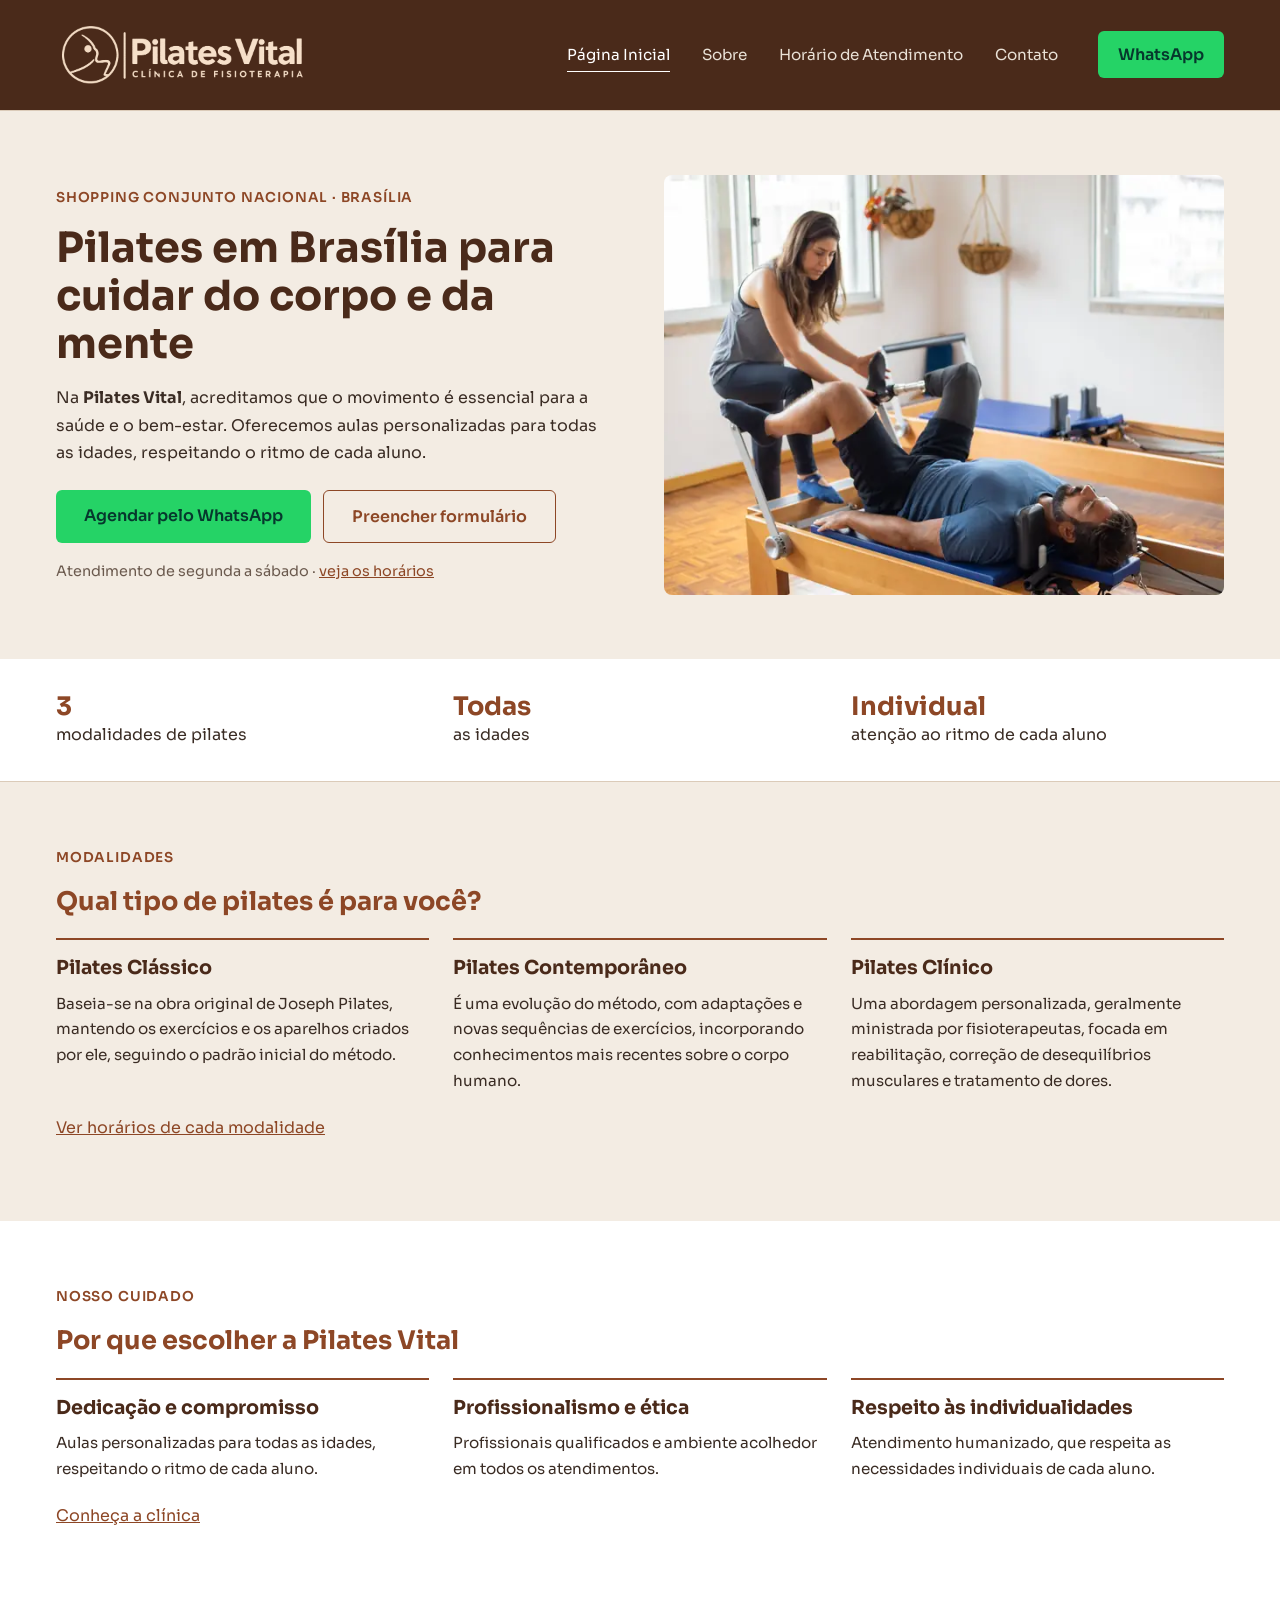
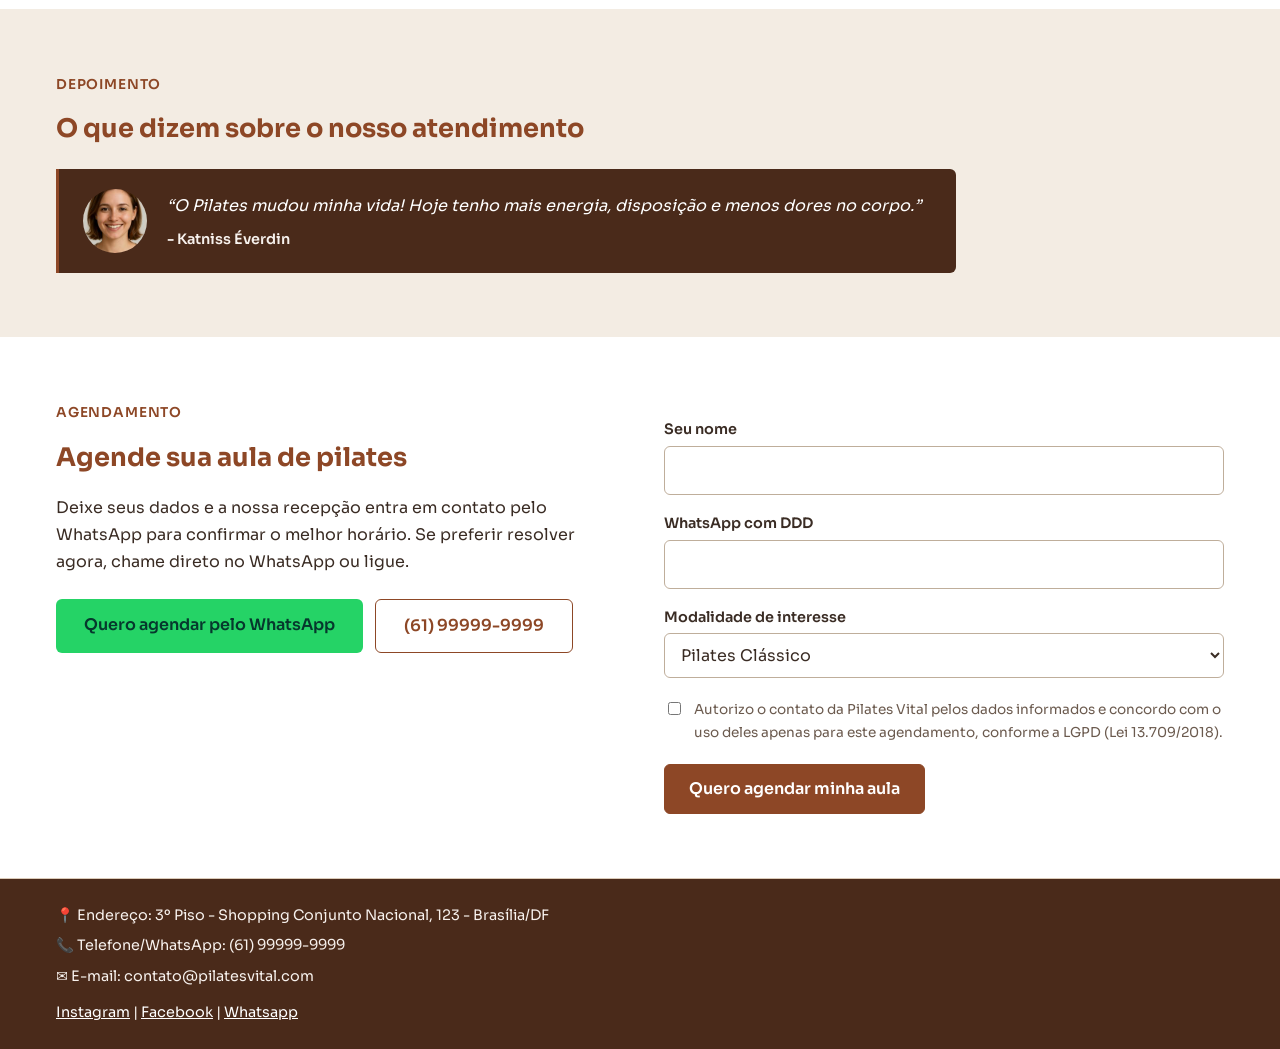
<file: index.html>
<!DOCTYPE html>
<html lang="pt-br">
<head>
    <meta charset="UTF-8">
    <meta http-equiv="X-UA-Compatible" content="IE=edge">
    <meta name="viewport" content="width=device-width, initial-scale=1.0">
    <title>Pilates Vital - Página Principal</title>
    <meta name="description" content="Pilates Vital: aulas de pilates personalizadas para todas as idades, com profissionais qualificados em Brasília/DF.">
    <meta name="theme-color" content="#4a2a1a">
    <meta property="og:type" content="website">
    <meta property="og:locale" content="pt_BR">
    <meta property="og:site_name" content="Pilates Vital">
    <meta property="og:title" content="Pilates Vital - Página Principal">
    <meta property="og:description" content="Pilates Vital: aulas de pilates personalizadas para todas as idades, com profissionais qualificados em Brasília/DF.">
    <meta property="og:url" content="https://ianisaque.github.io/clinica-fisioterapia-html/">
    <meta property="og:image" content="https://ianisaque.github.io/clinica-fisioterapia-html/img/og-preview.png">
    <meta name="twitter:card" content="summary_large_image">
    <link rel="icon" type="image/png" href="img/favicon.png">
    <link rel="preload" href="fonts/sora-latin-wght-normal.woff2" as="font" type="font/woff2" crossorigin>
    <link rel="stylesheet" href="css/base.css">
    <script src="js/menu.js" defer></script>
    <script src="js/formularios.js" defer></script>
</head>
<body class="tem-cta-fixo">
    <div class="wrapper">
        <main class="main">
            <header class="header">
                <img src="img/logo_vital.png" alt="Logo da clínica Pilates Vital" width="750" height="209">
                <nav class="menu" id="menu" aria-label="Menu principal">
                    <button type="button" class="menu-close" aria-label="Fechar menu">&times;</button>
                    <ul>
                        <li><a href="index.html" aria-current="page">Página Inicial</a></li>
                        <li><a href="sobre.html">Sobre</a></li>
                        <li><a href="horario.html">Horário de Atendimento</a></li>
                        <li><a href="contato.html">Contato</a></li>
        
                    </ul>
                </nav>

                <a class="botao botao-header botao-whatsapp" href="https://wa.me/5561999999999?text=Ol%C3%A1!%20Gostaria%20de%20agendar%20uma%20aula." target="_blank" rel="noopener">WhatsApp</a>
                <button type="button" class="menu-toggle" aria-controls="menu" aria-expanded="false" aria-label="Abrir menu">
                    <span></span><span></span><span></span>
                </button>
            </header>
    
            <section class="content secao hero">
                <div class="hero-texto">
                    <p class="eyebrow">Shopping Conjunto Nacional · Brasília</p>
                    <h1>Pilates em Brasília para cuidar do corpo e da mente</h1>
                    <p>Na <strong>Pilates Vital</strong>, acreditamos que o movimento é essencial para a saúde e o bem-estar. Oferecemos aulas personalizadas para todas as idades, respeitando o ritmo de cada aluno.</p>
                    <div class="botoes">
                        <a class="botao botao-whatsapp" href="https://wa.me/5561999999999?text=Ol%C3%A1!%20Gostaria%20de%20agendar%20uma%20aula." target="_blank" rel="noopener">Agendar pelo WhatsApp</a>
                        <a class="botao botao-contorno" href="#agendar">Preencher formulário</a>
                    </div>
                    <p class="info-linha">Atendimento de segunda a sábado · <a href="horario.html">veja os horários</a></p>
                </div>
                <figure class="hero-foto">
                    <picture>
                        <source type="image/webp" sizes="(max-width: 900px) 100vw, 50vw"
                            srcset="img/clinica-640.webp 640w, img/clinica-900.webp 900w, img/clinica-1200.webp 1200w">
                        <img src="img/clinica.jpg" srcset="img/clinica-640.jpg 640w, img/clinica.jpg 1200w"
                            sizes="(max-width: 900px) 100vw, 50vw" width="1200" height="900" fetchpriority="high"
                            alt="Instrutora ajustando a posição da perna de um aluno deitado em um aparelho de pilates, em uma sala clara com janelas amplas e piso de madeira">
                    </picture>
                </figure>
            </section>

            <section class="content secao destaques-faixa" aria-label="Destaques">
                <div class="destaques">
                    <p><strong>3</strong> modalidades de pilates</p>
                    <p><strong>Todas</strong> as idades</p>
                    <p><strong>Individual</strong> atenção ao ritmo de cada aluno</p>
                </div>
            </section>

            <section class="content secao secao-clara" aria-labelledby="modalidades-titulo">
                <p class="eyebrow">Modalidades</p>
                <h2 id="modalidades-titulo">Qual tipo de pilates é para você?</h2>
                <div class="modalidades-lista">
                    <article>
                        <h3>Pilates Clássico</h3>
                        <p>Baseia-se na obra original de Joseph Pilates, mantendo os exercícios e os aparelhos criados por ele, seguindo o padrão inicial do método.</p>
                    </article>
                    <article>
                        <h3>Pilates Contemporâneo</h3>
                        <p>É uma evolução do método, com adaptações e novas sequências de exercícios, incorporando conhecimentos mais recentes sobre o corpo humano.</p>
                    </article>
                    <article>
                        <h3>Pilates Clínico</h3>
                        <p>Uma abordagem personalizada, geralmente ministrada por fisioterapeutas, focada em reabilitação, correção de desequilíbrios musculares e tratamento de dores.</p>
                    </article>
                </div>
                <p><a href="horario.html">Ver horários de cada modalidade</a></p>
            </section>

            <section class="content secao" aria-labelledby="porque-titulo">
                <p class="eyebrow">Nosso cuidado</p>
                <h2 id="porque-titulo">Por que escolher a Pilates Vital</h2>
                <div class="modalidades-lista">
                    <article>
                        <h3>Dedicação e compromisso</h3>
                        <p>Aulas personalizadas para todas as idades, respeitando o ritmo de cada aluno.</p>
                    </article>
                    <article>
                        <h3>Profissionalismo e ética</h3>
                        <p>Profissionais qualificados e ambiente acolhedor em todos os atendimentos.</p>
                    </article>
                    <article>
                        <h3>Respeito às individualidades</h3>
                        <p>Atendimento humanizado, que respeita as necessidades individuais de cada aluno.</p>
                    </article>
                </div>
                <p><a href="sobre.html">Conheça a clínica</a></p>
            </section>

            <section class="content secao secao-clara" aria-labelledby="depoimento-titulo">
                <p class="eyebrow">Depoimento</p>
                <h2 id="depoimento-titulo">O que dizem sobre o nosso atendimento</h2>
                <div class="depoimento">
                    <img class="avatar" src="img/avatar.jpg" width="80" height="80" loading="lazy" decoding="async" alt="Foto de Katniss Everdin">
                    <p>“O Pilates mudou minha vida! Hoje tenho mais energia, disposição e menos dores no corpo.”
                        <span>- Katniss Éverdin</span></p>
                </div>
            </section>

            <section class="content secao" id="agendar" aria-labelledby="agendar-titulo">
                <div class="contato">
                    <div>
                        <p class="eyebrow">Agendamento</p>
                        <h2 id="agendar-titulo">Agende sua aula de pilates</h2>
                        <p>Deixe seus dados e a nossa recepção entra em contato pelo WhatsApp para confirmar o melhor horário. Se preferir resolver agora, chame direto no WhatsApp ou ligue.</p>
                        <div class="botoes">
                            <a class="botao botao-whatsapp" href="https://wa.me/5561999999999?text=Ol%C3%A1!%20Gostaria%20de%20agendar%20uma%20aula." target="_blank" rel="noopener">Quero agendar pelo WhatsApp</a>
                            <a class="botao botao-contorno" href="tel:+5561999999999">(61) 99999-9999</a>
                        </div>
                    </div>
                    <div class="formulario">
                        <form class="form-simulado" data-mensagem="Solicitação enviada! Entraremos em contato em breve pelo WhatsApp." autocomplete="on">
                            <label for="ag-nome">Seu nome</label>
                            <input type="text" id="ag-nome" name="nome" autocomplete="name" required>

                            <label for="ag-whatsapp">WhatsApp com DDD</label>
                            <input type="tel" id="ag-whatsapp" name="whatsapp" autocomplete="tel" inputmode="tel" required>

                            <label for="ag-interesse">Modalidade de interesse</label>
                            <select id="ag-interesse" name="interesse">
                                <option>Pilates Clássico</option>
                                <option>Pilates Contemporâneo</option>
                                <option>Pilates Clínico</option>
                                <option>Ainda não sei dizer</option>
                            </select>

                            <label class="consentimento">
                                <input type="checkbox" name="consentimento" required>
                                <span>Autorizo o contato da Pilates Vital pelos dados informados e concordo com o uso deles apenas para este agendamento, conforme a LGPD (Lei 13.709/2018).</span>
                            </label>

                            <button type="submit">Quero agendar minha aula</button>
                            <p class="status" role="status" hidden></p>
                        </form>
                    </div>
                </div>
            </section>
    
            <footer class="footer">
                  <p>📍 Endereço: 3º Piso - Shopping Conjunto Nacional, 123 - Brasília/DF</p>
                    <p>📞 Telefone/WhatsApp: (61) 99999-9999</p>
                    <p>✉️ E-mail: contato@pilatesvital.com</p>
                    <p>
                        <a href="#" target="_blank">Instagram</a> | 
                        <a href="#" target="_blank">Facebook</a> | 
                        <a href="https://wa.me/5561999999999?text=Ol%C3%A1!%20Gostaria%20de%20agendar%20uma%20aula." target="_blank" rel="noopener">Whatsapp</a>
                    </p>
            </footer>
    <a class="botao cta-fixo botao-whatsapp" href="https://wa.me/5561999999999?text=Ol%C3%A1!%20Gostaria%20de%20agendar%20uma%20aula." target="_blank" rel="noopener">Agendar pelo WhatsApp</a>
        </main>
    </div>
</body>
</html>
</file>
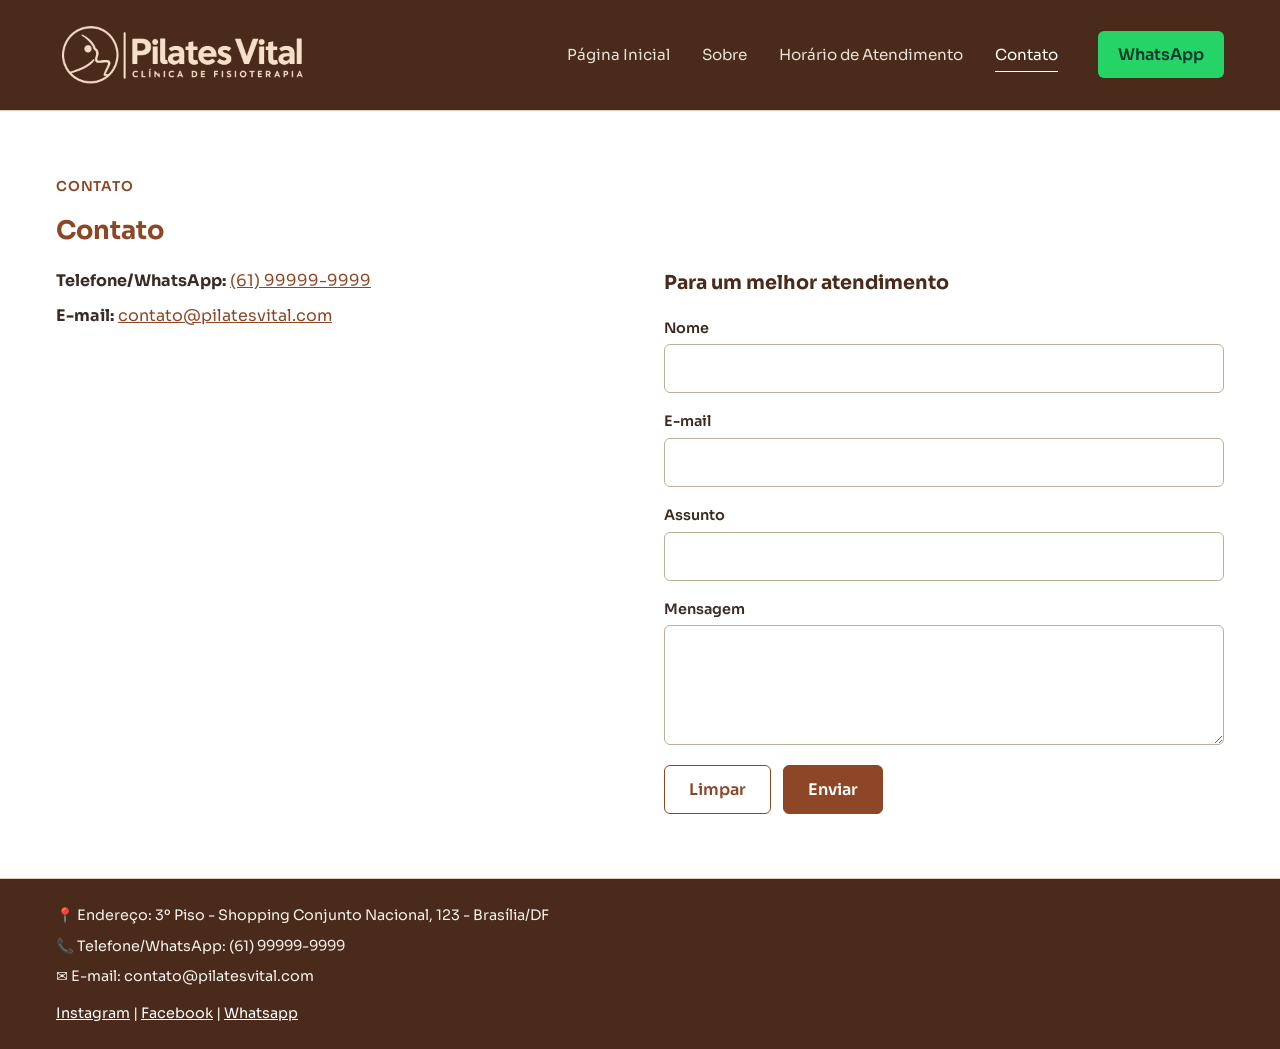
<file: contato.html>
<!DOCTYPE html>
<html lang="pt-br">
<head>
    <meta charset="UTF-8">
    <meta http-equiv="X-UA-Compatible" content="IE=edge">
    <meta name="viewport" content="width=device-width, initial-scale=1.0">
    <title>Pilates Vital - Contato</title>
    <meta name="description" content="Fale com a Pilates Vital: endereço em Brasília/DF, telefone, e-mail e formulário de contato.">
    <meta name="theme-color" content="#4a2a1a">
    <meta property="og:type" content="website">
    <meta property="og:locale" content="pt_BR">
    <meta property="og:site_name" content="Pilates Vital">
    <meta property="og:title" content="Pilates Vital - Contato">
    <meta property="og:description" content="Fale com a Pilates Vital: endereço em Brasília/DF, telefone, e-mail e formulário de contato.">
    <meta property="og:url" content="https://ianisaque.github.io/clinica-fisioterapia-html/contato.html">
    <meta property="og:image" content="https://ianisaque.github.io/clinica-fisioterapia-html/img/og-preview.png">
    <meta name="twitter:card" content="summary_large_image">
    <link rel="icon" type="image/png" href="img/favicon.png">
    <link rel="preload" href="fonts/sora-latin-wght-normal.woff2" as="font" type="font/woff2" crossorigin>
    <link rel="stylesheet" href="css/base.css">
    <script src="js/menu.js" defer></script>
    <script src="js/formularios.js" defer></script>
</head>
<body class="tem-cta-fixo">
    <div class="wrapper">
        <main class="main">
            <header class="header">
                <h1 class="sr-only">Pilates Vital</h1>
                <img src="img/logo_vital.png" alt="Logo da clínica Pilates Vital" width="750" height="209">
                <nav class="menu" id="menu" aria-label="Menu principal">
                    <button type="button" class="menu-close" aria-label="Fechar menu">&times;</button>
                    <ul>
                        <li><a href="index.html">Página Inicial</a></li>
                        <li><a href="sobre.html">Sobre</a></li>
                        <li><a href="horario.html">Horário de Atendimento</a></li>
                        <li><a href="contato.html" aria-current="page">Contato</a></li>
        
                    </ul>
                </nav>

                <a class="botao botao-header botao-whatsapp" href="https://wa.me/5561999999999?text=Ol%C3%A1!%20Gostaria%20de%20agendar%20uma%20aula." target="_blank" rel="noopener">WhatsApp</a>
                <button type="button" class="menu-toggle" aria-controls="menu" aria-expanded="false" aria-label="Abrir menu">
                    <span></span><span></span><span></span>
                </button>
            </header>
            <section class="content secao" aria-labelledby="contato-titulo">
                <p class="eyebrow">Contato</p>
                <h2 id="contato-titulo">Contato</h2>
                <div class="contato">
                    <div class="contato-info">
                        <ul class="contatos">
                            <li><strong>Telefone/WhatsApp:</strong> <a href="tel:+5561999999999">(61) 99999-9999</a></li>
                            <li><strong>E-mail:</strong> <a href="mailto:contato@pilatesvital.com">contato@pilatesvital.com</a></li>
                        </ul>

                        <iframe src="https://www.google.com/maps/embed?pb=!1m18!1m12!1m3!1d3839.2403477981293!2d-47.885752923950214!3d-15.791275822880257!2m3!1f0!2f0!3f0!3m2!1i1024!2i768!4f13.1!3m3!1m2!1s0x935a3b3c2a6e99f3%3A0x82609d19eae687e1!2sShopping%20Conjunto%20Nacional!5e0!3m2!1spt-BR!2sbr!4v1756404194653!5m2!1spt-BR!2sbr"
                            title="Mapa: Shopping Conjunto Nacional, Brasília" allowfullscreen="" loading="lazy" referrerpolicy="no-referrer-when-downgrade"></iframe>
                    </div>

                    <div class="formulario">
                        <h3>Para um melhor atendimento</h3>
                        <form id="form-contato" class="form-simulado" name="contato" autocomplete="on">
                            <label for="nome">Nome</label>
                            <input type="text" id="nome" name="name" autocomplete="name" required>

                            <label for="email">E-mail</label>
                            <input type="email" id="email" name="e-mail" autocomplete="email" required>

                            <label for="assunto">Assunto</label>
                            <input type="text" id="assunto" name="subject">

                            <label for="mensagem">Mensagem</label>
                            <textarea id="mensagem" name="mensagem" required></textarea>

                            <button type="reset">Limpar</button>
                            <button type="submit">Enviar</button>

                            <p id="status" class="status" role="status" hidden></p>
                        </form>
                    </div>
                </div>
            </section>
    
            <footer class="footer">
                  <p>📍 Endereço: 3º Piso - Shopping Conjunto Nacional, 123 - Brasília/DF</p>
                    <p>📞 Telefone/WhatsApp: (61) 99999-9999</p>
                    <p>✉️ E-mail: contato@pilatesvital.com</p>
                    <p>
                        <a href="#" target="_blank">Instagram</a> | 
                        <a href="#" target="_blank">Facebook</a> | 
                        <a href="https://wa.me/5561999999999?text=Ol%C3%A1!%20Gostaria%20de%20agendar%20uma%20aula." target="_blank" rel="noopener">Whatsapp</a>
                    </p>
                </footer>
    <a class="botao cta-fixo botao-whatsapp" href="https://wa.me/5561999999999?text=Ol%C3%A1!%20Gostaria%20de%20agendar%20uma%20aula." target="_blank" rel="noopener">Agendar pelo WhatsApp</a>
        </main>
    </div>
</body>
</html>
</file>
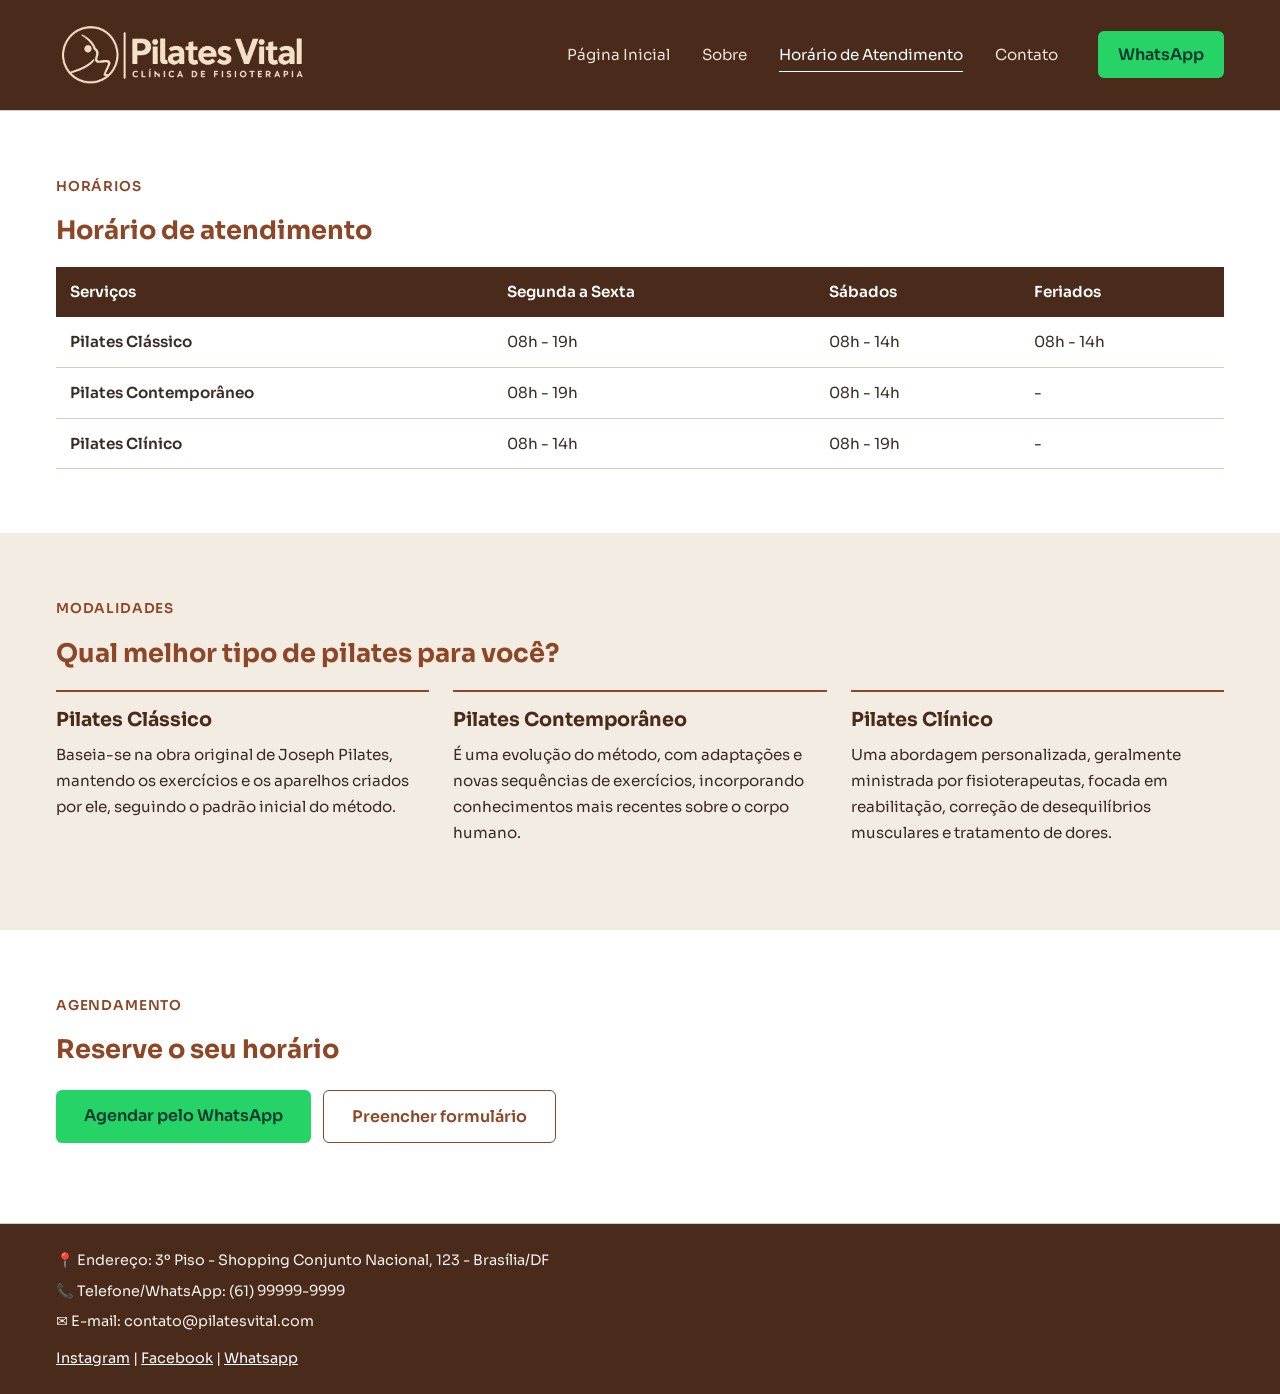
<file: horario.html>
<!DOCTYPE html>
<html lang="pt-br">
<head>
    <meta charset="UTF-8">
    <meta http-equiv="X-UA-Compatible" content="IE=edge">
    <meta name="viewport" content="width=device-width, initial-scale=1.0">
    <title>Pilates Vital - Horário de atendimento</title>
    <meta name="description" content="Horários de atendimento da Pilates Vital e diferenças entre os pilates clássico, contemporâneo e clínico.">
    <meta name="theme-color" content="#4a2a1a">
    <meta property="og:type" content="website">
    <meta property="og:locale" content="pt_BR">
    <meta property="og:site_name" content="Pilates Vital">
    <meta property="og:title" content="Pilates Vital - Horário de atendimento">
    <meta property="og:description" content="Horários de atendimento da Pilates Vital e diferenças entre os pilates clássico, contemporâneo e clínico.">
    <meta property="og:url" content="https://ianisaque.github.io/clinica-fisioterapia-html/horario.html">
    <meta property="og:image" content="https://ianisaque.github.io/clinica-fisioterapia-html/img/og-preview.png">
    <meta name="twitter:card" content="summary_large_image">
    <link rel="icon" type="image/png" href="img/favicon.png">
    <link rel="preload" href="fonts/sora-latin-wght-normal.woff2" as="font" type="font/woff2" crossorigin>
    <link rel="stylesheet" href="css/base.css">
    <script src="js/menu.js" defer></script>
</head>
<body class="tem-cta-fixo">
    <div class="wrapper">
        <main class="main">
            <header class="header">
                <h1 class="sr-only">Pilates Vital</h1>
                <img src="img/logo_vital.png" alt="Logo da clínica Pilates Vital" width="750" height="209">
                <nav class="menu" id="menu" aria-label="Menu principal">
                    <button type="button" class="menu-close" aria-label="Fechar menu">&times;</button>
                    <ul>
                        <li><a href="index.html">Página Inicial</a></li>
                        <li><a href="sobre.html">Sobre</a></li>
                        <li><a href="horario.html" aria-current="page">Horário de Atendimento</a></li>
                        <li><a href="contato.html">Contato</a></li>
        
                    </ul>
                </nav>

                <a class="botao botao-header botao-whatsapp" href="https://wa.me/5561999999999?text=Ol%C3%A1!%20Gostaria%20de%20agendar%20uma%20aula." target="_blank" rel="noopener">WhatsApp</a>
                <button type="button" class="menu-toggle" aria-controls="menu" aria-expanded="false" aria-label="Abrir menu">
                    <span></span><span></span><span></span>
                </button>
            </header>
            <section class="content secao" aria-labelledby="horario-titulo">
                <p class="eyebrow">Horários</p>
                <h2 id="horario-titulo">Horário de atendimento</h2>
                <table>
                    <caption class="sr-only">Horários de atendimento dos profissionais da Pilates Vital, por serviço</caption>
                    <thead>
                        <tr>
                            <th scope="col">Serviços</th>
                            <th scope="col">Segunda a Sexta</th>
                            <th scope="col">Sábados</th>
                            <th scope="col">Feriados</th>
                        </tr>
                    </thead>
                    <tbody>
                        <tr>
                            <th scope="row">Pilates Clássico</th>
                            <td>08h - 19h</td>
                            <td>08h - 14h</td>
                            <td>08h - 14h</td>
                        </tr>
                        <tr>
                            <th scope="row">Pilates Contemporâneo</th>
                            <td>08h - 19h</td>
                            <td>08h - 14h</td>
                            <td><span aria-hidden="true">-</span><span class="sr-only">Sem atendimento</span></td>
                        </tr>
                        <tr>
                            <th scope="row">Pilates Clínico</th>
                            <td>08h - 14h</td>
                            <td>08h - 19h</td>
                            <td><span aria-hidden="true">-</span><span class="sr-only">Sem atendimento</span></td>
                        </tr>
                    </tbody>
                </table>
            </section>

            <section class="content secao secao-clara" aria-labelledby="modalidades-titulo">
                <p class="eyebrow">Modalidades</p>
                <h2 id="modalidades-titulo">Qual melhor tipo de pilates para você?</h2>
                <div class="modalidades-lista">
                        <article>
                            <h3>Pilates Clássico</h3>
                            <p>Baseia-se na obra original de Joseph Pilates, mantendo os exercícios e os aparelhos criados por ele, seguindo o padrão inicial do método.</p>
                        </article>
                        <article>
                            <h3>Pilates Contemporâneo</h3>
                            <p>É uma evolução do método, com adaptações e novas sequências de exercícios, incorporando conhecimentos mais recentes sobre o corpo humano.</p>
                        </article>
                        <article>
                            <h3>Pilates Clínico</h3>
                            <p>Uma abordagem personalizada, geralmente ministrada por fisioterapeutas, focada em reabilitação, correção de desequilíbrios musculares e tratamento de dores.</p>
                        </article>
                    </div>
            </section>
            <section class="content secao" aria-labelledby="cta-titulo">
                <p class="eyebrow">Agendamento</p>
                <h2 id="cta-titulo">Reserve o seu horário</h2>
                <div class="botoes">
                    <a class="botao botao-whatsapp" href="https://wa.me/5561999999999?text=Ol%C3%A1!%20Gostaria%20de%20agendar%20uma%20aula." target="_blank" rel="noopener">Agendar pelo WhatsApp</a>
                    <a class="botao botao-contorno" href="index.html#agendar">Preencher formulário</a>
                </div>
            </section>
    
            <footer class="footer">
                  <p>📍 Endereço: 3º Piso - Shopping Conjunto Nacional, 123 - Brasília/DF</p>
                    <p>📞 Telefone/WhatsApp: (61) 99999-9999</p>
                    <p>✉️ E-mail: contato@pilatesvital.com</p>
                    <p>
                        <a href="#" target="_blank">Instagram</a> | 
                        <a href="#" target="_blank">Facebook</a> | 
                        <a href="https://wa.me/5561999999999?text=Ol%C3%A1!%20Gostaria%20de%20agendar%20uma%20aula." target="_blank" rel="noopener">Whatsapp</a>
                    </p>
                </footer>
    <a class="botao cta-fixo botao-whatsapp" href="https://wa.me/5561999999999?text=Ol%C3%A1!%20Gostaria%20de%20agendar%20uma%20aula." target="_blank" rel="noopener">Agendar pelo WhatsApp</a>
        </main>
    </div>
</body>
</html>
</file>
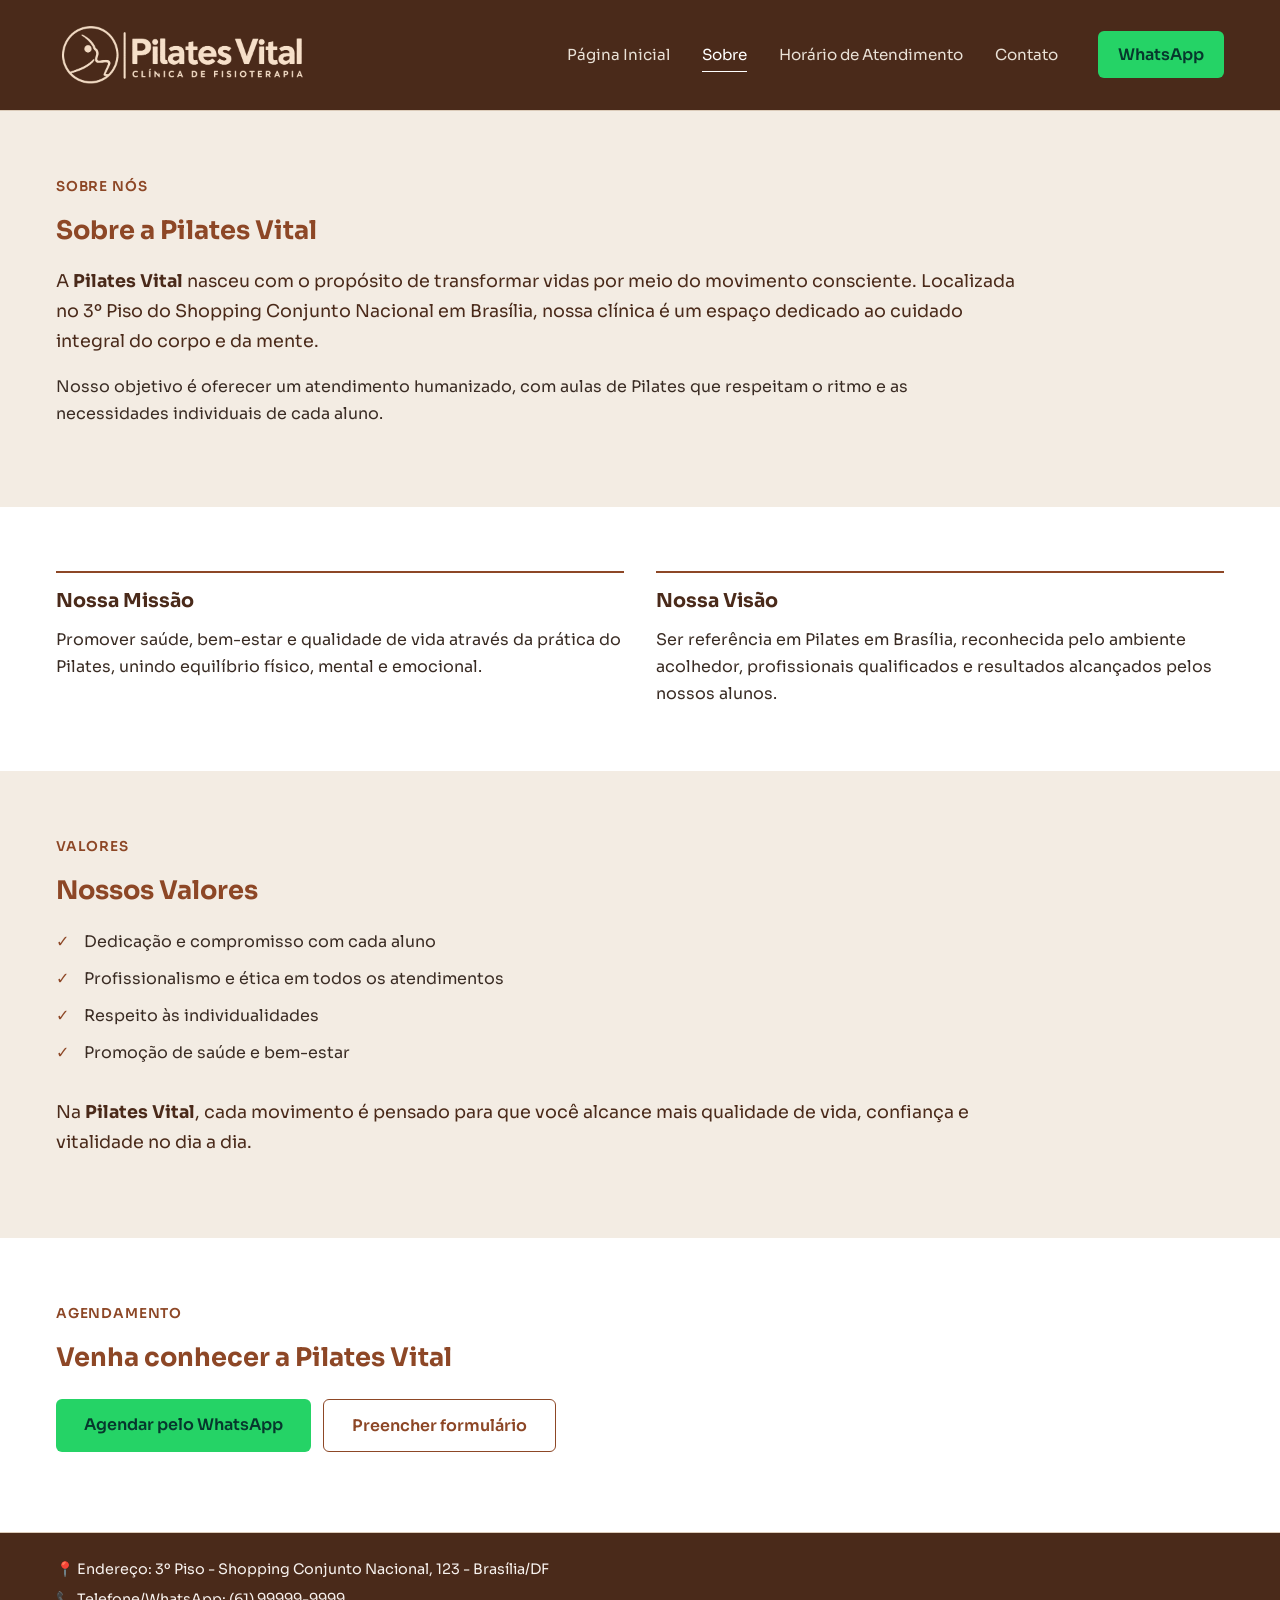
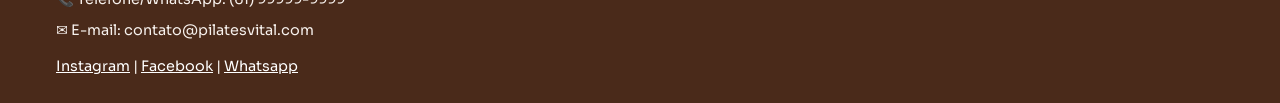
<file: sobre.html>
<!DOCTYPE html>
<html lang="pt-br">
<head>
    <meta charset="UTF-8">
    <meta http-equiv="X-UA-Compatible" content="IE=edge">
    <meta name="viewport" content="width=device-width, initial-scale=1.0">
    <title>Pilates Vital - Sobre a Clínica</title>
    <meta name="description" content="Conheça a clínica Pilates Vital, seus valores e os tipos de pilates oferecidos.">
    <meta name="theme-color" content="#4a2a1a">
    <meta property="og:type" content="website">
    <meta property="og:locale" content="pt_BR">
    <meta property="og:site_name" content="Pilates Vital">
    <meta property="og:title" content="Pilates Vital - Sobre a Clínica">
    <meta property="og:description" content="Conheça a clínica Pilates Vital, seus valores e os tipos de pilates oferecidos.">
    <meta property="og:url" content="https://ianisaque.github.io/clinica-fisioterapia-html/sobre.html">
    <meta property="og:image" content="https://ianisaque.github.io/clinica-fisioterapia-html/img/og-preview.png">
    <meta name="twitter:card" content="summary_large_image">
    <link rel="icon" type="image/png" href="img/favicon.png">
    <link rel="preload" href="fonts/sora-latin-wght-normal.woff2" as="font" type="font/woff2" crossorigin>
    <link rel="stylesheet" href="css/base.css">
    <script src="js/menu.js" defer></script>
</head>
<body class="tem-cta-fixo">
    <div class="wrapper">
        <main class="main">
            <header class="header">
                <h1 class="sr-only">Pilates Vital</h1>
                <img src="img/logo_vital.png" alt="Logo da clínica Pilates Vital" width="750" height="209">
                <nav class="menu" id="menu" aria-label="Menu principal">
                    <button type="button" class="menu-close" aria-label="Fechar menu">&times;</button>
                    <ul>
                        <li><a href="index.html">Página Inicial</a></li>
                        <li><a href="sobre.html" aria-current="page">Sobre</a></li>
                        <li><a href="horario.html">Horário de Atendimento</a></li>
                        <li><a href="contato.html">Contato</a></li>
        
                    </ul>
                </nav>

                <a class="botao botao-header botao-whatsapp" href="https://wa.me/5561999999999?text=Ol%C3%A1!%20Gostaria%20de%20agendar%20uma%20aula." target="_blank" rel="noopener">WhatsApp</a>
                <button type="button" class="menu-toggle" aria-controls="menu" aria-expanded="false" aria-label="Abrir menu">
                    <span></span><span></span><span></span>
                </button>
            </header>
            <section class="content secao secao-clara">
                <p class="eyebrow">Sobre nós</p>
                <h2>Sobre a Pilates Vital</h2>
                <p class="lead">A <strong>Pilates Vital</strong> nasceu com o propósito de transformar
                    vidas por meio do movimento consciente. Localizada no 3º
                    Piso do Shopping Conjunto Nacional em Brasília, nossa clínica
                    é um espaço dedicado ao cuidado integral do corpo e da mente.</p>
                <p>Nosso objetivo é oferecer um atendimento humanizado, com aulas de
                    Pilates que respeitam o ritmo e as necessidades individuais de cada aluno.</p>
            </section>

            <section class="content secao" aria-label="Missão e visão">
                <div class="missao-visao">
                    <section>
                        <h3>Nossa Missão</h3>
                        <p>Promover saúde, bem-estar e qualidade de vida através da prática do Pilates,
                            unindo equilíbrio físico, mental e emocional.</p>
                    </section>
                    <section>
                        <h3>Nossa Visão</h3>
                        <p>Ser referência em Pilates em Brasília, reconhecida pelo ambiente acolhedor,
                            profissionais qualificados e resultados alcançados pelos nossos alunos.</p>
                    </section>
                </div>
            </section>

            <section class="content secao secao-clara" aria-labelledby="valores-titulo">
                <p class="eyebrow">Valores</p>
                <h2 id="valores-titulo">Nossos Valores</h2>
                <ul class="valores">
                    <li>Dedicação e compromisso com cada aluno</li>
                    <li>Profissionalismo e ética em todos os atendimentos</li>
                    <li>Respeito às individualidades</li>
                    <li>Promoção de saúde e bem-estar</li>
                </ul>
                <p class="destaque">Na <strong>Pilates Vital</strong>, cada movimento é pensado para que você alcance mais
                    qualidade de vida, confiança e vitalidade no dia a dia.</p>
            </section>
            <section class="content secao" aria-labelledby="cta-titulo">
                <p class="eyebrow">Agendamento</p>
                <h2 id="cta-titulo">Venha conhecer a Pilates Vital</h2>
                <div class="botoes">
                    <a class="botao botao-whatsapp" href="https://wa.me/5561999999999?text=Ol%C3%A1!%20Gostaria%20de%20agendar%20uma%20aula." target="_blank" rel="noopener">Agendar pelo WhatsApp</a>
                    <a class="botao botao-contorno" href="index.html#agendar">Preencher formulário</a>
                </div>
            </section>
    
            <footer class="footer">
                  <p>📍 Endereço: 3º Piso - Shopping Conjunto Nacional, 123 - Brasília/DF</p>
                    <p>📞 Telefone/WhatsApp: (61) 99999-9999</p>
                    <p>✉️ E-mail: contato@pilatesvital.com</p>
                    <p>
                        <a href="#" target="_blank">Instagram</a> | 
                        <a href="#" target="_blank">Facebook</a> | 
                        <a href="https://wa.me/5561999999999?text=Ol%C3%A1!%20Gostaria%20de%20agendar%20uma%20aula." target="_blank" rel="noopener">Whatsapp</a>
                    </p>
            </footer>
    <a class="botao cta-fixo botao-whatsapp" href="https://wa.me/5561999999999?text=Ol%C3%A1!%20Gostaria%20de%20agendar%20uma%20aula." target="_blank" rel="noopener">Agendar pelo WhatsApp</a>
        </main>
    </div>
</body>
</html>
</file>
<file: css/base.css>
/* Fonte Sora hospedada no próprio site (licença OFL, arquivo em fonts/) */
@font-face {
    font-family: 'Sora';
    font-style: normal;
    font-weight: 100 800;
    font-display: swap;
    src: url("../fonts/sora-latin-wght-normal.woff2") format("woff2");
    unicode-range: U+0000-00FF, U+0131, U+0152-0153, U+02BB-02BC, U+02C6, U+02DA, U+02DC, U+0304, U+0308, U+0329, U+2000-206F, U+20AC, U+2122, U+2191, U+2193, U+2212, U+2215, U+FEFF, U+FFFD;
}

/* Pilates Vital — estilos compartilhados */
:root {
    --marrom: #8d4726;        /* cor da logo */
    --marrom-escuro: #4a2a1a;
    --bege: #dbcbb9;
    --bege-claro: #f3ece3;
    --escuro: #4a2a1a;
    --fundo: #ece3d8;
    --texto: #3a2c24;
    --texto-suave: #f7f1ed;
    --menu-largura: 280px;
}

*, *::before, *::after { box-sizing: border-box; }
img { max-width: 100%; height: auto; }

html, body { margin: 0; }
body {
    font-family: 'Sora', system-ui, sans-serif;
    font-size: 1rem;
    line-height: 1.7;
    color: var(--texto);
    background: var(--fundo);
}

/* Estrutura: menu lateral + coluna principal */
.wrapper {
    min-height: 100vh;
    background: #fff;
}

/* Menu: links no cabeçalho; vira painel lateral (com botão) quando falta espaço */
.menu { margin-left: auto; }
.menu ul { list-style: none; margin: 0; padding: 0; display: flex; gap: 24px; }
.menu a {
    position: relative;
    display: block;
    padding: 8px 4px;
    color: #e9e1d6;
    text-decoration: none;
    font-size: 0.95rem;
    line-height: 1.4;
    white-space: nowrap;
    transition: color .2s;
}
.menu a::after {
    content: "";
    position: absolute;
    left: 4px;
    right: 4px;
    bottom: 1px;
    height: 1px;
    background: currentColor;
    transform: scaleX(0);
    transform-origin: left;
    transition: transform .25s ease;
}
.menu a:hover, .menu a[aria-current="page"] { color: #fff; }
.menu a:hover::after, .menu a[aria-current="page"]::after { transform: scaleX(1); opacity: .55; }
.menu a[aria-current="page"]::after { opacity: 1; }
.menu-close, .menu-toggle { display: none; }
.menu-overlay {
    position: fixed;
    inset: 0;
    z-index: 10;
    background: rgba(40, 24, 16, .45);
    opacity: 0;
    visibility: hidden;
    transition: opacity .25s, visibility .25s;
}
.menu-overlay.aberto { opacity: 1; visibility: visible; }
body.menu-aberto { overflow: hidden; }

@media (max-width: 1100px) {
    .menu {
        position: fixed;
        top: 0;
        right: 0;
        bottom: 0;
        z-index: 20;
        width: var(--menu-largura);
        max-width: 85vw;
        margin: 0;
        padding: 72px 16px 32px;
        background: var(--marrom-escuro);
        overflow-y: auto;
        transform: translateX(100%);
        visibility: hidden;
        transition: transform .25s ease, visibility .25s;
    }
    .menu.aberto { transform: none; visibility: visible; }
    .menu ul { flex-direction: column; gap: 4px; }
    .menu a { padding: 12px 14px; white-space: normal; border-radius: 6px; }
    .menu a::after { display: none; }
    .menu a:hover { background: rgba(255, 255, 255, .1); }
    .menu a[aria-current="page"] { background: rgba(255, 255, 255, .14); }
    .menu-close {
        display: block;
        position: absolute;
        top: 16px;
        right: 16px;
        width: 40px;
        height: 40px;
        padding: 0;
        margin: 0;
        font-size: 1.8rem;
        line-height: 1;
        color: var(--bege-claro);
        background: none;
        border: 0;
        border-radius: 6px;
    }
    .menu-close:hover { background: rgba(255, 255, 255, .1); }
    .menu-toggle {
        flex: none;
        display: flex;
        flex-direction: column;
        justify-content: center;
        gap: 5px;
        width: 44px;
        height: 44px;
        padding: 0 10px;
        margin: 0 0 0 auto;
        background: none;
        border: 1px solid var(--bege);
        border-radius: 6px;
    }
    .menu-toggle span { display: block; height: 2px; background: var(--bege); }
    .menu-toggle:hover { background: rgba(255, 255, 255, .15); }
    .header .botao-header { margin-left: auto; }
}
@media (prefers-reduced-motion: reduce) { .menu, .menu a, .menu a::after, .menu-overlay { transition: none; } }

/* Coluna principal */
.main {
    display: flex;
    flex-direction: column;
    min-width: 0;
}

.header {
    display: flex;
    align-items: center;
    gap: 20px;
    padding: 20px 56px;
    background: var(--marrom-escuro);
    border-bottom: 1px solid var(--bege);
}
.header img[alt*="Logo"], .header > img { width: 250px; flex: none; }
.header h1 {
    flex: 1;
    margin: 0;
    font-size: 1.75rem;
    font-weight: 700;
    line-height: 1.2;
    color: var(--marrom-escuro);
}

.content {
    flex: 1;
    padding: 40px 56px;
}
.content h2 {
    margin: 0 0 20px;
    font-size: 1.6rem;
    line-height: 1.3;
    color: var(--marrom);
}
.content h3 {
    margin: 32px 0 8px;
    font-size: 1.2rem;
    color: var(--marrom-escuro);
}
.content p { margin: 0 0 16px; max-width: 75ch; }
.content li { margin-bottom: 6px; }
a { color: var(--marrom); }
a:hover { color: var(--marrom-escuro); }
:focus-visible { outline: 2px solid var(--marrom); outline-offset: 2px; }
.menu :focus-visible { outline-color: var(--bege); }

/* Botão de chamada e modalidades (home) */
.botao { display: inline-block; padding: 12px 28px; font-weight: 600; color: #fff; background: var(--marrom); border-radius: 6px; text-decoration: none; }
.botao:hover { color: #fff; background: var(--marrom-escuro); }
.modalidades-lista { display: grid; grid-template-columns: repeat(auto-fit, minmax(220px, 1fr)); gap: 24px; margin-bottom: 20px; }
.modalidades-lista article { padding-top: 12px; border-top: 2px solid var(--marrom); }
.modalidades-lista h3 { margin: 0 0 6px; }
.modalidades-lista article p { margin: 0; font-size: 0.95rem; }

/* Página Sobre */
.lead { font-size: 1.1rem; color: var(--marrom-escuro); }
.missao-visao {
    display: grid;
    grid-template-columns: repeat(auto-fit, minmax(260px, 1fr));
    gap: 32px;
    margin: 32px 0;
}
.missao-visao section { padding-top: 12px; border-top: 2px solid var(--marrom); }
.missao-visao h3 { margin: 0 0 8px; }
.missao-visao p { margin: 0; }
.valores { margin: 0 0 8px; padding: 0; list-style: none; }
.valores li { position: relative; padding-left: 28px; margin-bottom: 10px; }
.valores li::before { content: "\2713"; position: absolute; left: 0; font-weight: 700; color: var(--marrom); }
.content .destaque { margin-top: 32px; font-size: 1.1rem; color: var(--marrom-escuro); }

/* Depoimento */
.depoimento {
    max-width: 900px;
    display: flex;
    align-items: center;
    gap: 20px;
    margin: 32px 0 0;
    padding: 20px 24px;
    background: var(--escuro);
    border-left: 3px solid var(--marrom);
    border-radius: 0 6px 6px 0;
    font-style: italic;
    color: #fff;
}
.depoimento .avatar {
    flex: none;
    width: 64px;
    height: 64px;
    border-radius: 50%;
    object-fit: cover;
}
.depoimento p { margin: 0; }
.depoimento span {
    display: block;
    margin-top: 8px;
    font-style: normal;
    font-size: 0.9rem;
    font-weight: 600;
    color: var(--texto-suave);
}

/* Texto só para leitores de tela */
.sr-only {
    position: absolute;
    width: 1px;
    height: 1px;
    margin: -1px;
    padding: 0;
    overflow: hidden;
    clip: rect(0 0 0 0);
    white-space: nowrap;
    border: 0;
}

/* Tabela de horários */
table {
    width: 100%;
    margin: 0 0 32px;
    border-collapse: collapse;
    font-size: 0.95rem;
}
th, td {
    padding: 12px 14px;
    text-align: left;
    border-bottom: 1px solid var(--bege);
}
thead th {
    background: var(--marrom-escuro);
    color: #fff;
    font-weight: 600;
    border-bottom: 0;
}
tbody th, tbody td:first-child { font-weight: 600; }

/* Contato */
iframe {
    display: block;
    width: 100%;
    height: 320px;
    margin: 24px 0 8px;
    border: 0;
    border-radius: 6px;
}
label {
    display: block;
    margin: 16px 0 4px;
    font-size: 0.9rem;
    font-weight: 600;
}
input[type="text"], input[type="email"], input[type="tel"], textarea {
    display: block;
    width: 100%;
    padding: 10px 12px;
    font: inherit;
    color: inherit;
    background: #fff;
    border: 1px solid #bfae9b;
    border-radius: 6px;
}
textarea { min-height: 120px; resize: vertical; }
button {
    margin: 20px 8px 0 0;
    padding: 10px 24px;
    font: inherit;
    font-weight: 600;
    color: var(--marrom);
    background: #fff;
    border: 1px solid var(--marrom);
    border-radius: 6px;
    cursor: pointer;
}
button[type="submit"] { color: #fff; background: var(--marrom); }
button:hover { background: var(--bege-claro); }
button[type="submit"]:hover { background: var(--marrom-escuro); }

/* Página Contato */
.contato {
    display: grid;
    grid-template-columns: minmax(0, 1fr) minmax(0, 1fr);
    gap: 48px;
    align-items: start;
}
.contatos { margin: 0 0 24px; padding: 0; list-style: none; }
.contatos li { margin-bottom: 8px; }
.contato iframe { margin-top: 0; }
.formulario h3 { margin-top: 0; }
.formulario form { max-width: 560px; }
.content .status {
    margin: 20px 0 0;
    padding: 12px 16px;
    background: var(--bege-claro);
    border-left: 3px solid var(--marrom);
    border-radius: 0 6px 6px 0;
}
@media (max-width: 900px) {
    .contato { grid-template-columns: 1fr; gap: 32px; }
}

/* Home em formato de página de captação */
:root { --texto-medio: #6b5a4e; }
.secao { flex: none; padding: 64px 56px; }
.secao-clara { background: var(--bege-claro); }
.eyebrow { margin: 0 0 8px; font-size: 0.85rem; font-weight: 600; letter-spacing: .06em; text-transform: uppercase; color: var(--marrom); }
.hero {
    display: grid;
    grid-template-columns: minmax(0, 1fr) minmax(0, 1fr);
    gap: 48px;
    align-items: center;
    background: var(--bege-claro);
}
.hero h1 { margin: 0 0 16px; font-size: clamp(1.9rem, 3.6vw, 2.6rem); line-height: 1.15; color: var(--marrom-escuro); }
.botoes { display: flex; flex-wrap: wrap; gap: 12px; margin: 24px 0 16px; }
.botao-contorno { color: var(--marrom); background: transparent; border: 1px solid var(--marrom); }
.botao-contorno:hover { color: var(--marrom-escuro); background: #fff; }
.content .info-linha { margin: 0; font-size: 0.9rem; color: var(--texto-medio); }
.hero-foto { margin: 0; }
.hero-foto img { display: block; width: 100%; height: auto; aspect-ratio: 4 / 3; object-fit: cover; border-radius: 8px; }
.destaques-faixa { padding: 32px 56px; border-bottom: 1px solid var(--bege); }
.destaques { display: grid; grid-template-columns: repeat(auto-fit, minmax(200px, 1fr)); gap: 24px; }
.content .destaques p { margin: 0; }
.destaques strong { display: block; font-size: 1.6rem; line-height: 1.2; color: var(--marrom); }
.secao .depoimento { margin-top: 24px; }
.secao .missao-visao { margin: 0; }
.secao table { margin-bottom: 0; }
.secao .valores { margin-bottom: 0; }
.botao-header { margin-left: 16px; padding: 10px 20px; color: #fff; background: var(--marrom); border-radius: 6px; font-weight: 600; text-decoration: none; }
.botao-header:hover { color: #fff; background: var(--marrom-escuro); }
.botao-header + .menu-toggle { margin-left: 12px; }
/* Botões de WhatsApp: verde da marca, texto escuro para manter o contraste */
.botao.botao-whatsapp { color: #06382d; background: #25d366; }
.botao.botao-whatsapp:hover { color: #06382d; background: #1fbd5a; }
select { display: block; width: 100%; padding: 10px 12px; font: inherit; color: inherit; background: #fff; border: 1px solid #bfae9b; border-radius: 6px; }
.consentimento { display: flex; gap: 10px; align-items: flex-start; margin: 20px 0 0; font-weight: 400; font-size: 0.85rem; color: var(--texto-medio); }
.consentimento input { margin-top: 4px; flex: none; }
.cta-fixo { display: none; }
@media (max-width: 900px) {
    .hero { grid-template-columns: 1fr; gap: 32px; }
}
@media (max-width: 800px) {
    .secao, .destaques-faixa { padding: 40px 20px; }
    .botao-header { display: none; }
    .botao-header + .menu-toggle { margin-left: auto; }
    .header img[alt*="Logo"], .header > img { width: 170px; }
    .cta-fixo { display: block; position: fixed; left: 16px; right: 16px; bottom: 16px; z-index: 5; text-align: center; }
    body.tem-cta-fixo { padding-bottom: 80px; }
}

/* Rodapé */
.footer {
    padding: 24px 56px;
    background: var(--escuro);
    border-top: 1px solid var(--bege);
    font-size: 0.9rem;
    color: var(--texto-suave);
}
.footer a { color: #fff; }
.footer a:hover { color: var(--bege); }
.footer p { margin: 0 0 6px; }
.footer p:last-child { margin: 12px 0 0; }

/* Tablets e celulares */
@media (max-width: 800px) {
    .header { padding: 16px 20px; gap: 14px; }
    iframe { height: 250px; }
    .header h1 { font-size: 1.35rem; }
    .content { padding: 24px 20px; }
    .footer { padding: 20px; }
}
@media (max-width: 480px) {
    .depoimento { flex-direction: column; align-items: flex-start; }
    table { font-size: 0.78rem; }
    th, td { padding: 8px 5px; }
}

@media (max-width: 380px) {
    table { font-size: 0.7rem; }
    th, td { padding: 8px 3px; }
}
</file>
